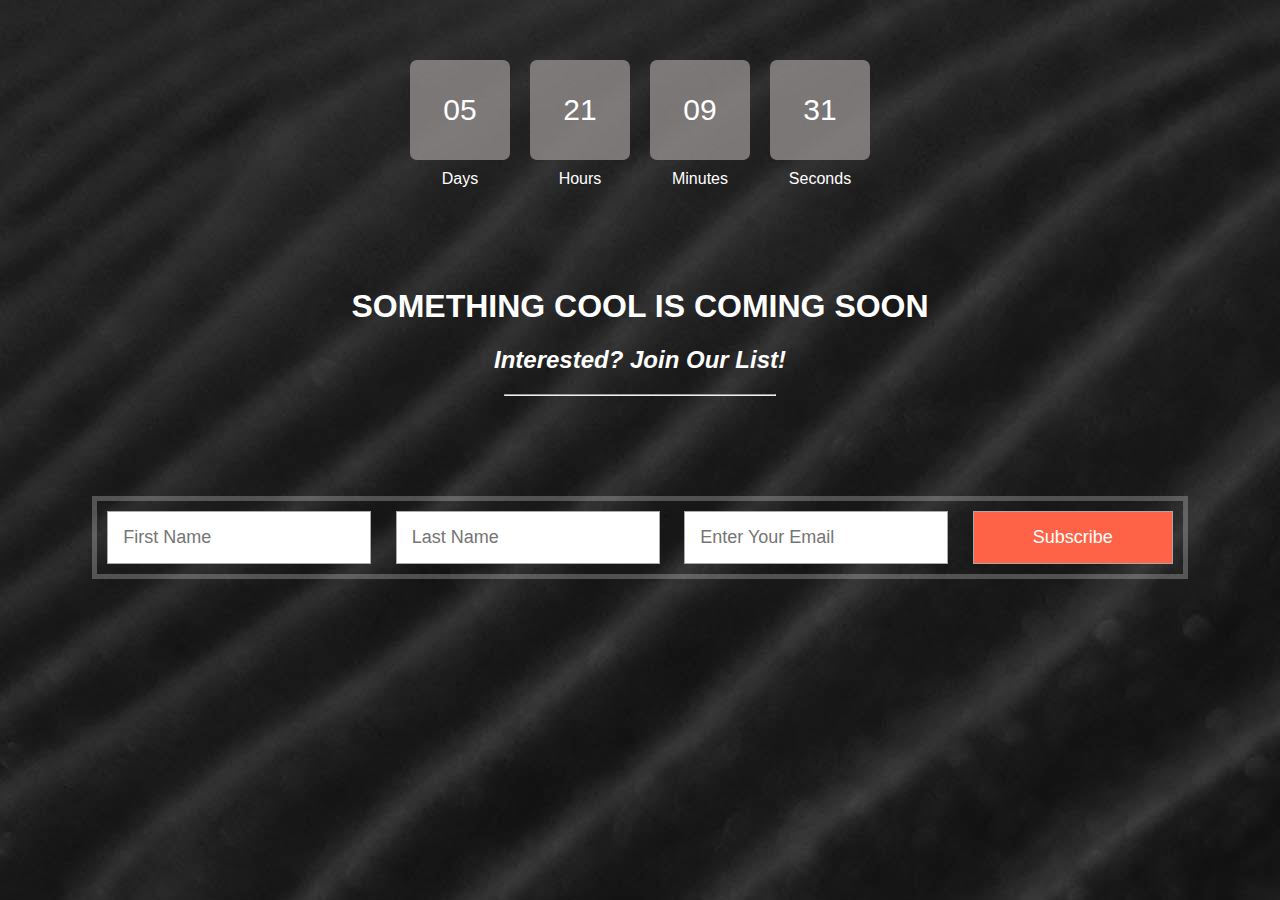
<file: Flexbox-single-line-form/index.html>
<!DOCTYPE html>
<html>
<head>
    <meta charset='utf-8'>
    <meta http-equiv='X-UA-Compatible' content='IE=edge'>
    <title>Flexbox Single Line Form</title>
    <meta name='viewport' content='width=device-width, initial-scale=1'>
    <link rel='stylesheet' type='text/css' media='screen' href='styles.css'>
</head>
<body>
    <section class="timer">
        <div class="time-box">
            <div>05</div>
            <span>Days</span>
        </div>
        <div class="time-box">
            <div>21</div>
            <span>Hours</span>
        </div>
        <div class="time-box">
            <div>09</div>
            <span>Minutes</span>
        </div>
        <div class="time-box">
            <div>31</div>
            <span>Seconds</span>
        </div>
    </section>

    <div class="description">
        <h1>Something cool is coming soon</h1>
        <h2>Interested? Join our list!</h2>
        <hr/>
    </div>

    <div class="form-wrapper"> 
    <form class="subscribe-form"> 
        <input type="text" name="first-name"  aria-label="First Name" placeholder="First Name"/>
        <input type="text" name="last-name"  aria-label="Last Name" placeholder="Last Name"/>
        <input type="email" name="email" aria-label="Email" placeholder="Enter Your Email" />
        <input type="submit" name="subscribe" aria-label="Subscribe" value="Subscribe"></button>
     </form>
    </div>
</body>
</html>
</file>
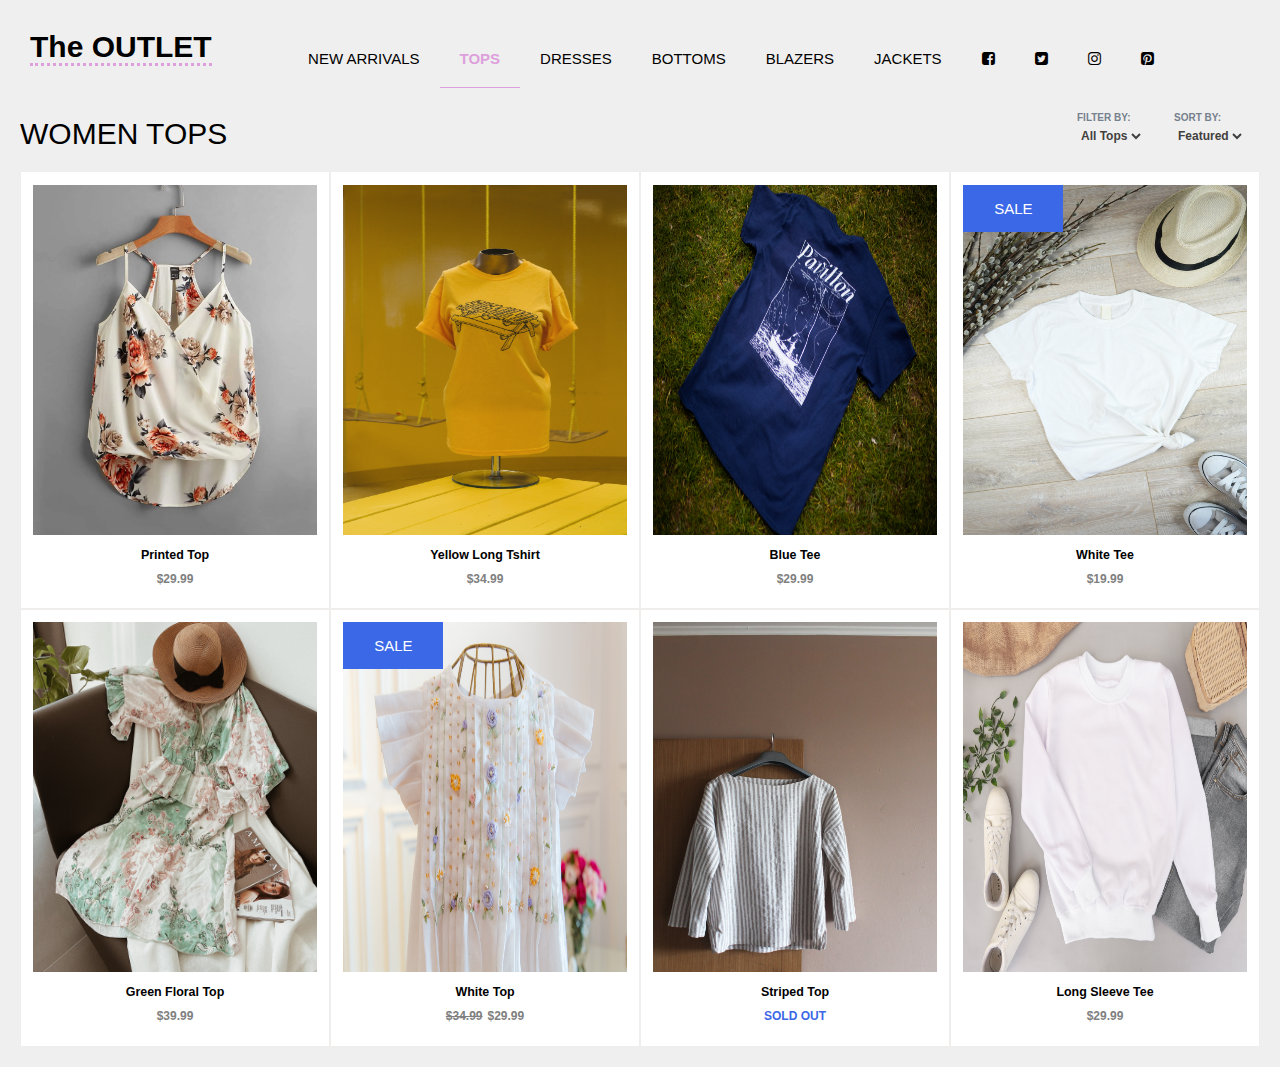
<file: Product-page-layout-with-flexbox/index.html>
<!DOCTYPE html>
<html>
<head>
    <meta charset='utf-8'>
    <meta http-equiv='X-UA-Compatible' content='IE=edge'>
    <title>Product page layout with Flexbox</title>
    <meta name='viewport' content='width=device-width, initial-scale=1'>
    <link rel='stylesheet' type='text/css' media='screen' href='styles.css'>
    
    <link rel="stylesheet" href="https://maxcdn.bootstrapcdn.com/font-awesome/4.6.3/css/font-awesome.min.css" />
</head>
<body>
     <!-- Header start-->
     <header>
       <div class="logo">
         <a href="#"> The OUTLET</a>
       </div>
       <nav class="flex-nav">
        <ul>
          <li><a href="#">New Arrivals</a></li>
          <li><a href="#" class="active">Tops</a></li>
          <li><a href="#">Dresses</a></li>
          <li><a href="#">Bottoms</a></li>
          <li><a href="#">Blazers</a></li>
          <li><a href="#">Jackets</a></li>
          <li class="social"><a href="#"><i class="fa fa-facebook-square" aria-hidden="true"></i></a></li>
          <li class="social"><a href="#"><i class="fa fa-twitter-square" aria-hidden="true"></i></a></li>
          <li class="social"><a href="#"><i class="fa fa-instagram" aria-hidden="true"></i></a></li>
          <li class="social"><a href="#"><i class="fa fa-pinterest-square" aria-hidden="true"></i></a></li>
        </ul>
      </nav>

     </header>
    <nav class="product-filter">
        <h1>Women Tops</h1>

        <div class="sort">

            <div class="collection-sort">
                <label> Filter by:</label>
                <select>
                    <option value="/">All Tops</option>
                </select>
            </div>

            <div class="collection-sort">
                <label> Sort by:</label>
                <select>
                    <option value="/">Featured</option>
                </select>
            </div>
        </div>

    </nav>
    <!-- Header end -->

    <section class="products">
      
        <div class="product-card">
          <div class="product-image">
            <img src="assets/top1.webp">
          </div>
          <div class="product-info">
            <h5>Printed Top</h5>
            <h6>$29.99</h6>
          </div>
        </div>

        <div class="product-card">
            <div class="product-image">
              <img src="assets/top2.jpeg">
            </div>
            <div class="product-info">
              <h5>Yellow Long Tshirt</h5>
              <h6>$34.99</h6>
            </div>
          </div>

          <div class="product-card">
            <div class="product-image">
              <img src="assets/top3.jpeg">
            </div>
            <div class="product-info">
              <h5>Blue Tee</h5>
              <h6>$29.99</h6>
            </div>
          </div>

          <div class="product-card">
              <div class="sale-item"><p>sale</p></div>
            <div class="product-image">
              <img src="assets/top4.jpeg">
            </div>
            <div class="product-info">
              <h5>White Tee</h5>
              <h6>$19.99</h6>
            </div>
          </div>

          <div class="product-card">
            <div class="product-image">
              <img src="assets/top5.jpeg">
            </div>
            <div class="product-info">
              <h5>Green Floral Top</h5>
              <h6>$39.99</h6>
            </div>
          </div>

          <div class="product-card">
            <div class="sale-item"><p>sale</p></div>
            <div class="product-image">
              <img src="assets/top6.jpeg">
            </div>
            <div class="product-info">
              <h5>White Top</h5>
              <h6><span class="original-price-decrese">$34.99</span>$29.99</h6>
            </div>
          </div>

          <div class="product-card">
            <div class="product-image">
              <img src="assets/top7.jpeg">
            </div>
            <div class="product-info">
              <h5>Striped Top</h5>
              <h6 class="sold-out">Sold out</h6>
            </div>
          </div>

          <div class="product-card">
            <div class="product-image">
              <img src="assets/top8.jpeg">
            </div>
            <div class="product-info">
              <h5>Long Sleeve Tee</h5>
              <h6>$29.99</h6>
            </div>
          </div>

    </section>

            
</body>
</html>
</file>
<file: Flexbox-single-line-form/styles.css>
html {
    box-sizing: border-box;
}
body {
    background-image: url(assets/black-background.jpeg);
    font-family: 'Lucida Sans', 'Lucida Sans Regular', 'Lucida Grande', 'Lucida Sans Unicode', Geneva, Verdana, sans-serif;
    color: #fff;
}
.timer {
    display: flex;
    justify-content: center;
    margin-top: 50px;
}
.time-box {
    display: flex;
    flex-direction: column;
    justify-content: center;
    align-items: center;
}
.time-box div{
    width: 100px;
    height: 100px;
    background-color: rgba(144, 139, 139, 0.815);
    border-radius: 7px;
    margin: 10px;
    font-size: 30px;
    display: flex;
    justify-content: center;
    align-items: center;
}
.time-box span {
    align-self: center;
}
.description {
    margin-top: 100px;
    text-align: center;
}
.description h1 {
    text-transform: uppercase;
}
.description h2 {
    text-transform: capitalize;
    font-style: oblique;
}
hr{
    width: 270px;
}
.form-wrapper {
    display: flex;
    justify-content: center;
    margin-top: 100px;

}
.subscribe-form {
    border: 5px solid rgba(211, 211, 211, 0.308)

}
.subscribe-form > *{
    border: 1px solid darkgray;
    font-size: 18px;
    outline: none;
}
.subscribe-form > input {
    margin: 10px;
    padding: 15px;
}
input[name="subscribe"] {
    background-color: tomato;
    width:200px;
    color: #fff;
    padding: 15px;
}
</file>
<file: Product-page-layout-with-flexbox/styles.css>
html{
    background-color:rgb(240, 239, 239);
    box-sizing: border-box;
}
body{
    font-family:-apple-system, BlinkMacSystemFont, 'Segoe UI', Roboto, Oxygen, Ubuntu, Cantarell, 'Open Sans', 'Helvetica Neue', sans-serif;
    font-size: 15px; 
    margin: 0 auto;
    min-height:100vh;
    max-width: 1300px;
    padding: 20px;
}
.product-filter {
    display: flex;
}
.product-filter h1 {
    flex-grow: 1;
    text-transform: uppercase;
    font-weight: 500;
}
.sort {
    display: flex;
}
.collection-sort{
    display: flex;
    flex-direction: column;
    padding: 15px;
}
.collection-sort label {
    color: rgb(117, 129, 141);
    font-size: 10px;
    font-weight: bold;
    text-transform: uppercase;
}
.collection-sort select {
    border:0px;
    margin-top:5px;
    background-color: rgb(240, 239, 239);
    font-weight: bold;
    color:rgb(66, 63, 63);
    font-size: 12px;
    padding: 0;
}
.products{
    display: flex;
    flex-wrap: wrap;
    background-color: white;
}
.product-card{
    padding:1%;
    flex-basis:20%;
    flex-grow: 1;
    border: 0.1px solid rgb(240, 237, 237);
}
.product-image img {
    width: 350px;
    height: 350px;
    max-width: 100%;
}
.product-info {
    margin-top: auto;
    text-align: center;
}
.product-info h5 {
    margin: 10px auto ;
}
.product-info h6 {
    color:gray ;
    margin: 10px auto ;
    font-size: 12px;
}
.sold-out {
    color:rgb(59, 104, 230) !important;
    text-transform: uppercase;
}
.sale-item {
    width: 100px;
    background-color:rgb(59, 104, 230) ;
    color: white;
    text-transform: uppercase;
    position: absolute;
    text-align: center;
}
.original-price-decrese {
    text-decoration: line-through;
    margin-right: 5px;
}
@media  (max-width:920px) {
    .product-card{
        flex:1 25%;
    }
    
}
@media  (max-width:600px) {
    .product-card{
        flex:1 40%;
    }
    
}
@media  (max-width:480px) {
    .product-filter {
        flex-direction: column; 
    }
    
}
header {
    display: flex;
    padding: 10px;
}
.logo a{
    text-decoration: none;
    color: black;
    font-size: 30px;
    font-weight: bold;
    font-family:'Lucida Sans', 'Lucida Sans Regular', 'Lucida Grande', 'Lucida Sans Unicode', Geneva, Verdana, sans-serif;
    border-bottom:3px dotted plum;
    flex: 1;

}
.flex-nav {
    max-width:1000px; 
    padding: 20px;
    margin: 0 auto;
}

.flex-nav a {
    text-transform: uppercase;
    text-decoration: none;
    color: black;
    padding: 20px;
    width: 100%;
    text-align: center;
}
.flex-nav a:hover,.flex-nav a.active{
    font-weight: bold;
    color: plum;
    border-bottom: 1px solid plum;
}

.flex-nav ul {
    list-style: none;
    display: flex;
    margin: 0;
    padding: 0;
}

@media all and (max-width:1000px) {
    .flex-nav ul{
        flex-wrap: wrap;
    }
    .flex-nav li {
        flex: 1 1 50%;
    }
    .flex-nav .social {
        flex: 1 1 17%;
    }
}

@media all and (max-width:500px) {
    .flex-nav li {
        flex-basis: 100% !important;
    }
    
}
</file>
